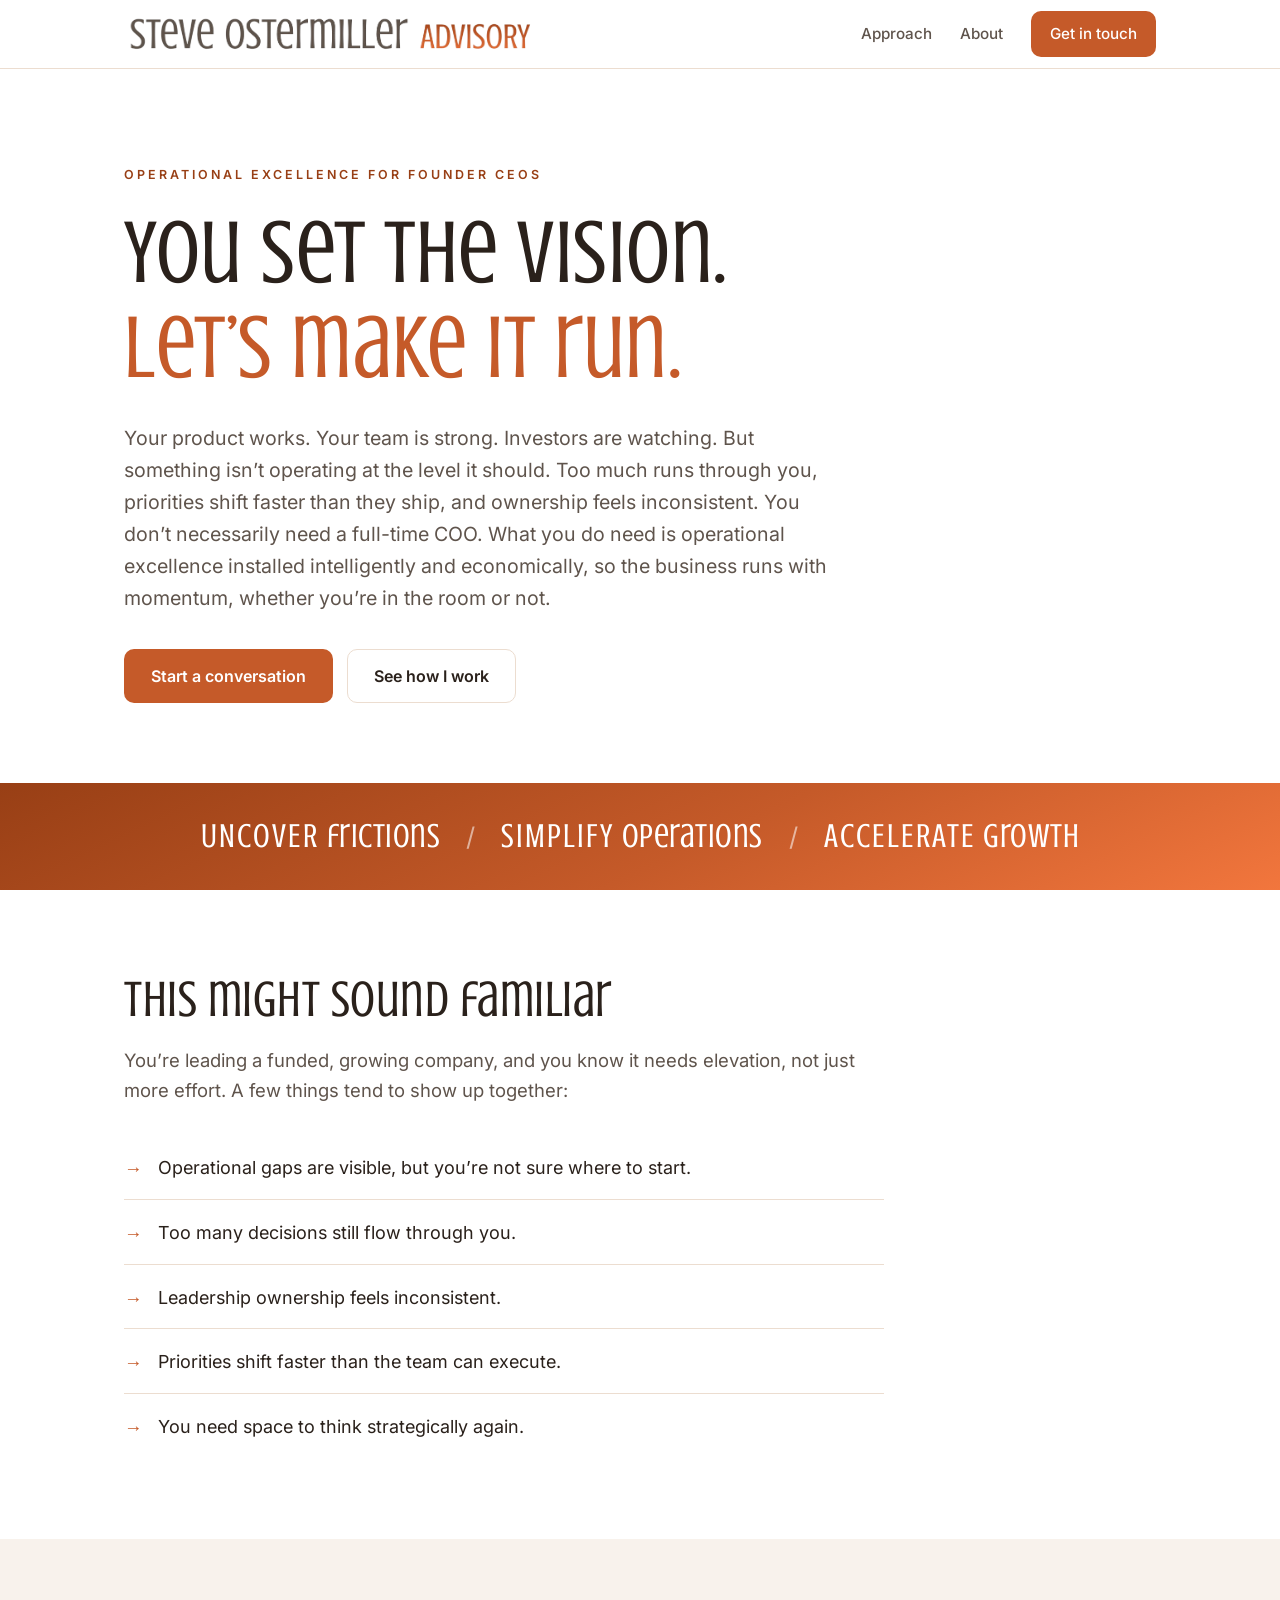
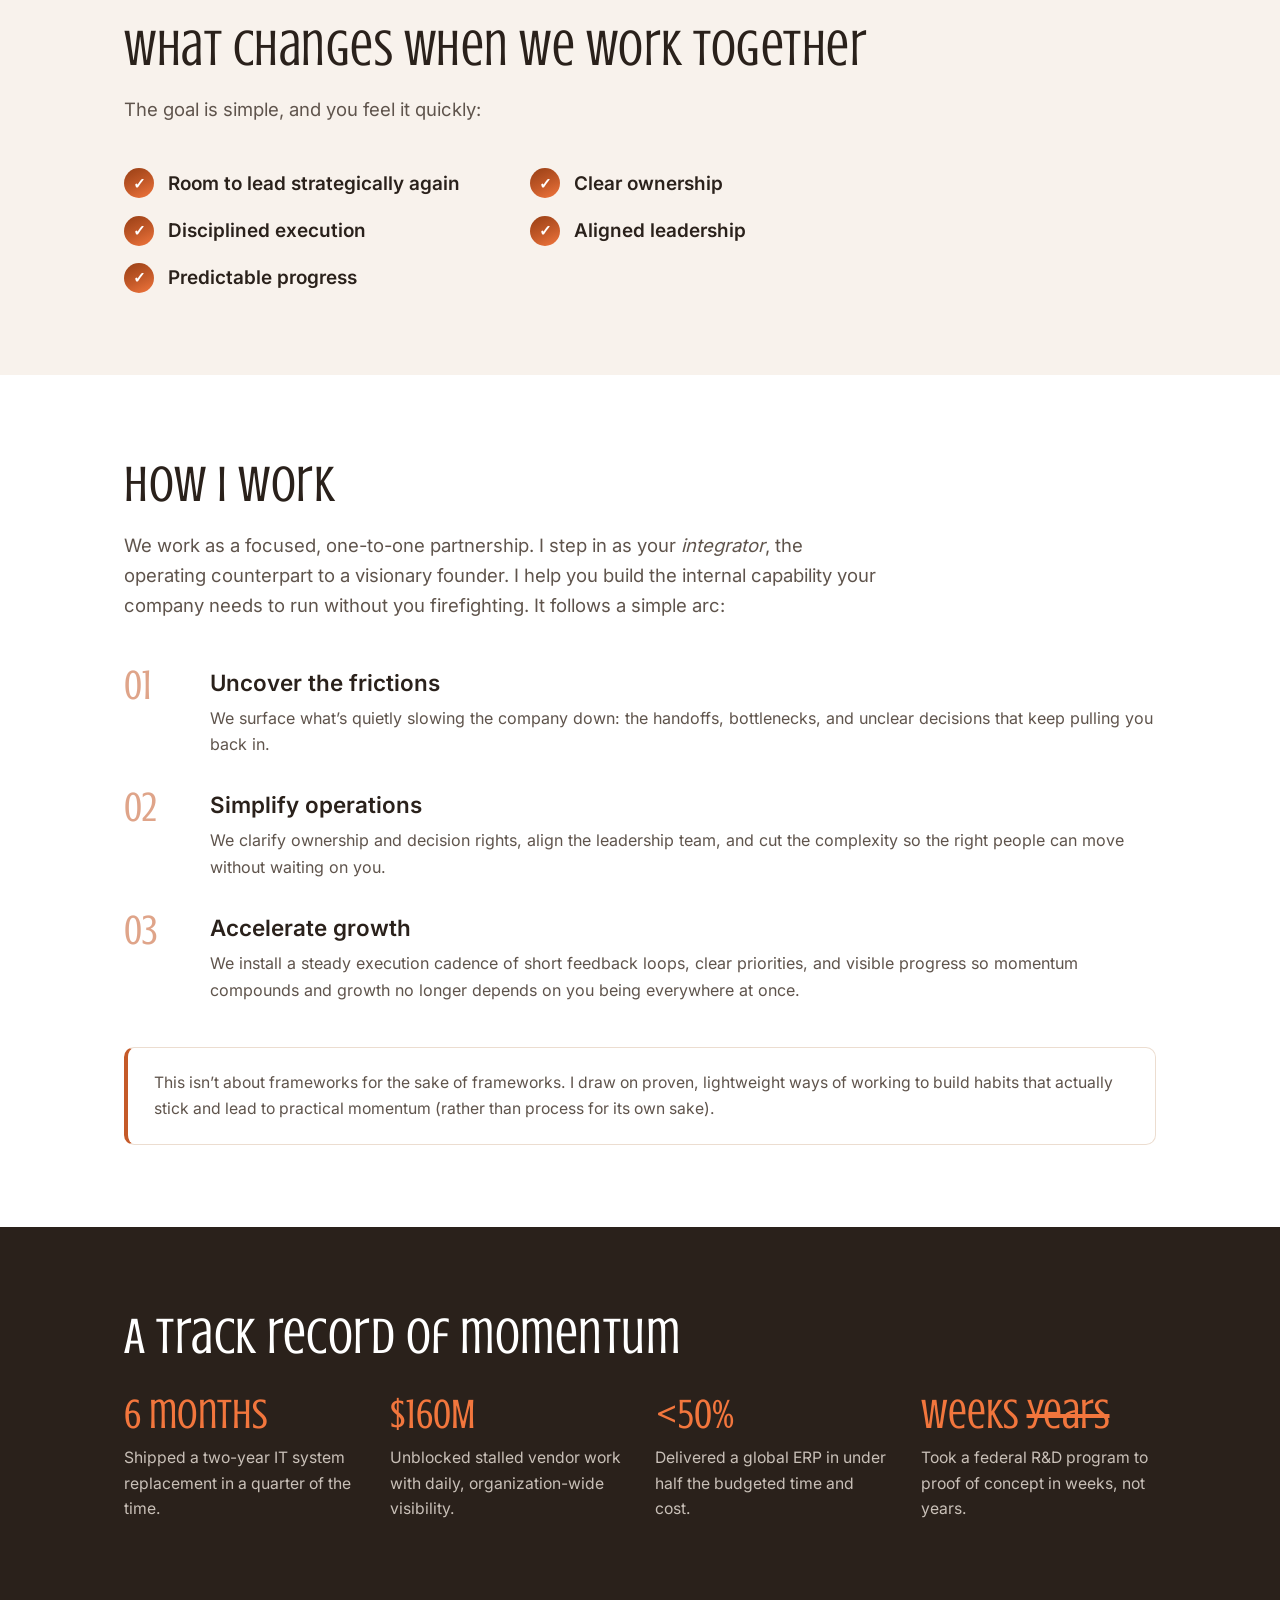
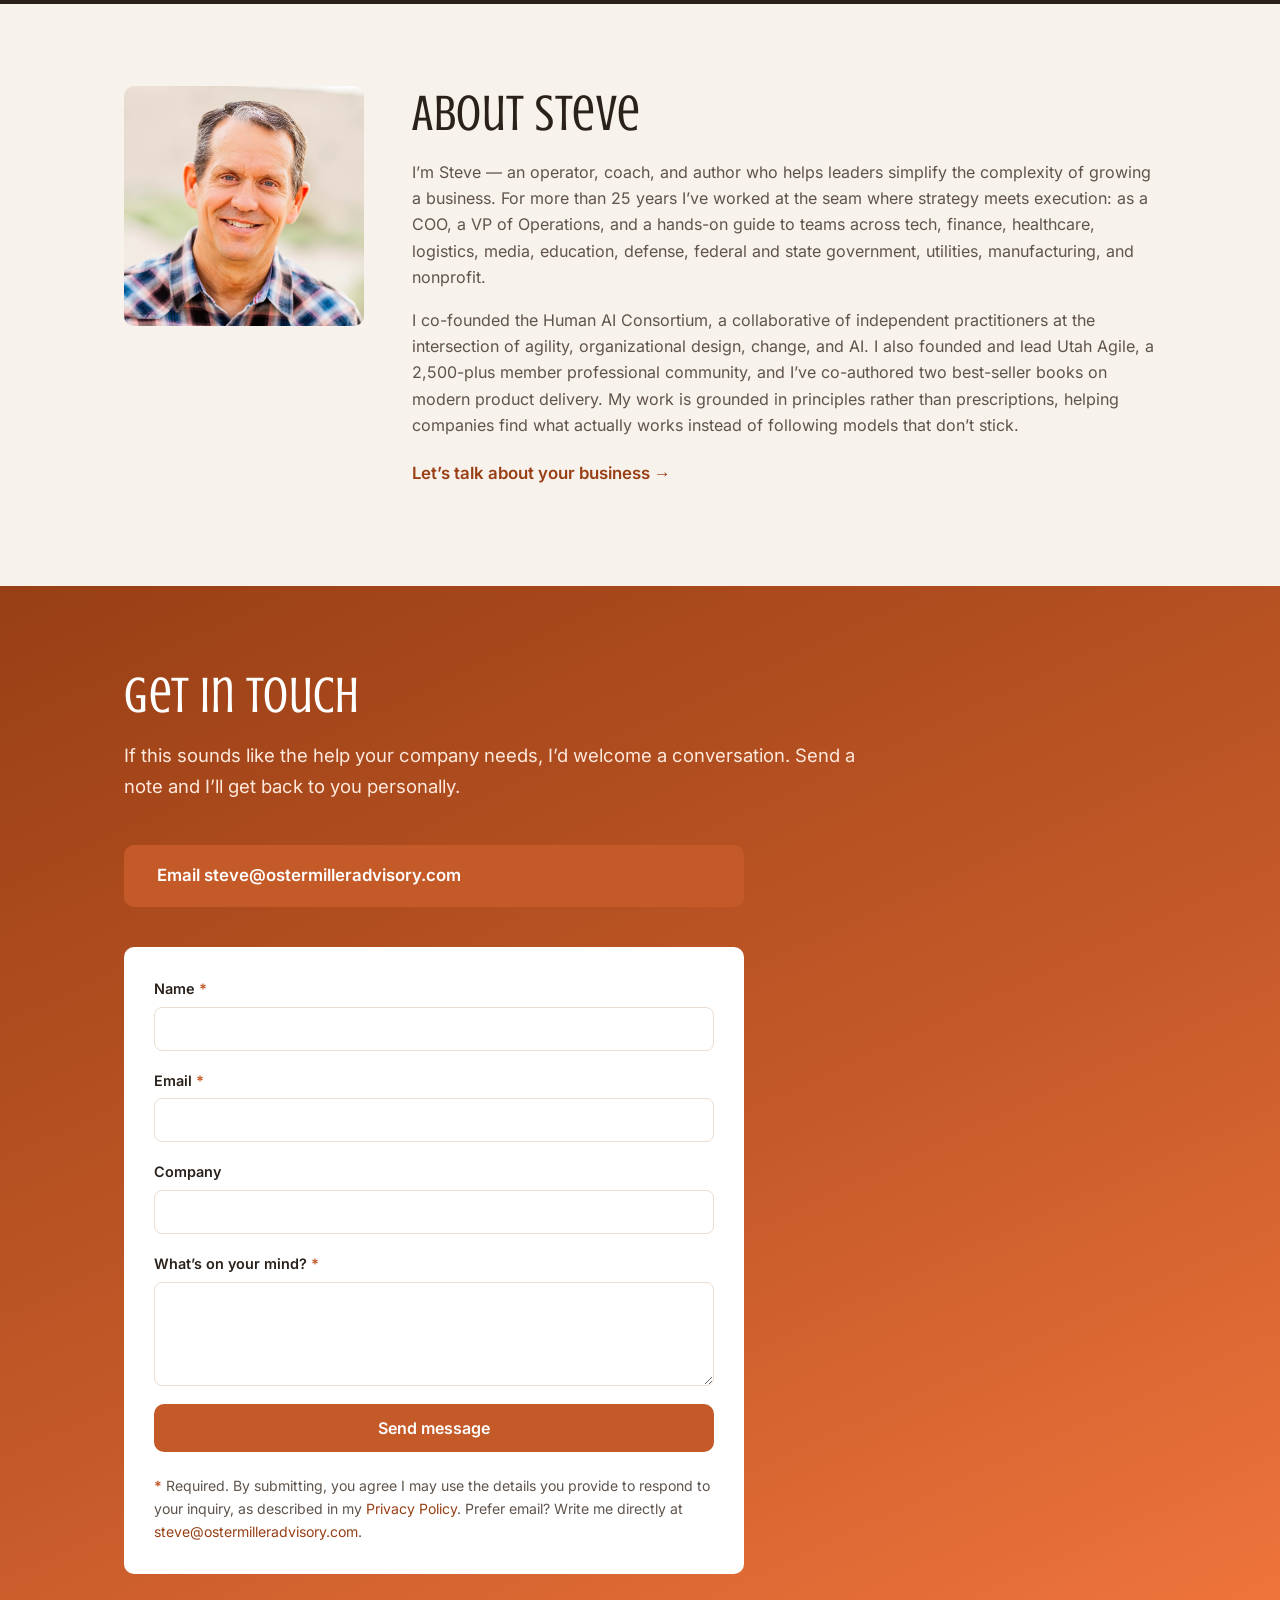
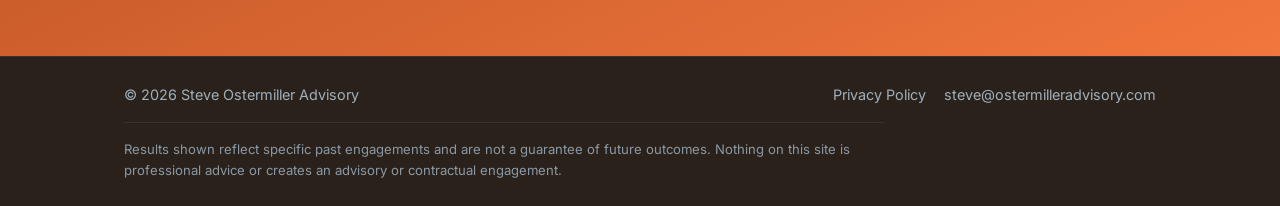
<file: index.html>
<!DOCTYPE html>
<html lang="en">
<head>
  <meta charset="UTF-8">
  <meta name="viewport" content="width=device-width, initial-scale=1.0">
  <title>Steve Ostermiller Advisory — Scale without hiring a full-time COO</title>
  <meta name="description" content="Operational excellence for founder CEOs of funded, growing companies. Steve Ostermiller helps you install clear ownership, disciplined execution, and momentum — without the overhead of a full-time COO.">

  <!-- Open Graph / social preview -->
  <meta property="og:title" content="Steve Ostermiller Advisory">
  <meta property="og:description" content="You set the vision. Let's make it run. Operational excellence for founder CEOs — without hiring a full-time COO.">
  <meta property="og:type" content="website">
  <meta property="og:url" content="https://ostermilleradvisory.com">
  <meta property="og:image" content="https://ostermilleradvisory.com/brand/logo-wordmark_orangebg.png">

  <link rel="icon" type="image/png" href="brand/favicon.png">

  <!-- Fonts ("Crushed" + "Inter") are self-hosted in assets/fonts/ and declared
       via @font-face in style.css — no external font requests, so no visitor
       data is sent to Google. -->

  <!-- Bump ?v= whenever style.css changes, so browsers fetch the new file instead of a cached copy -->
  <link rel="stylesheet" href="assets/css/style.css?v=20260707c">
</head>
<body>

  <!-- ===== Header ===== -->
  <header class="site-header">
    <div class="container header__inner">
      <a class="brand" href="#top" aria-label="Steve Ostermiller Advisory">
        <img class="brand__logo" src="brand/logo-wordmark-whitebg-horiz-nobg.png"
             alt="Steve Ostermiller Advisory" width="991" height="111">
      </a>
      <nav class="nav">
        <a href="#approach">Approach</a>
        <a href="#about">About</a>
        <a class="btn btn--sm btn--primary" href="#contact">Get in touch</a>
      </nav>
    </div>
  </header>

  <!-- ===== Hero ===== -->
  <section class="hero" id="top">
    <div class="container">
      <p class="eyebrow">Operational excellence for founder CEOs</p>
      <h1>You set the vision.<br><span class="accent">Let&rsquo;s make it run.</span></h1>
      <p class="lead">
        Your product works. Your team is strong. Investors are watching. But something
        isn&rsquo;t operating at the level it should. Too much runs through you, priorities
        shift faster than they ship, and ownership feels inconsistent. You don&rsquo;t
        necessarily need a full-time COO. What you do need is operational excellence installed
        intelligently and economically, so the business runs with momentum, whether
        you&rsquo;re in the room or not.
      </p>
      <div class="hero__cta">
        <a class="btn btn--primary" href="#contact">Start a conversation</a>
        <a class="btn btn--ghost" href="#approach">See how I work</a>
      </div>
    </div>
  </section>

  <!-- ===== Tagline band (brand triad) ===== -->
  <section class="tagline-band">
    <div class="container tagline-band__inner">
      <span class="tagline__item"><em>Uncover</em> frictions</span>
      <span class="tagline__sep" aria-hidden="true">/</span>
      <span class="tagline__item"><em>Simplify</em> operations</span>
      <span class="tagline__sep" aria-hidden="true">/</span>
      <span class="tagline__item"><em>Accelerate</em> growth</span>
    </div>
  </section>

  <!-- ===== Signals / who it's for ===== -->
  <section class="section" id="for">
    <div class="container">
      <h2 class="section__title">This might sound familiar</h2>
      <p class="section__intro">
        You&rsquo;re leading a funded, growing company, and you know it needs elevation,
        not just more effort. A few things tend to show up together:
      </p>
      <ul class="signals">
        <li>Operational gaps are visible, but you&rsquo;re not sure where to start.</li>
        <li>Too many decisions still flow through you.</li>
        <li>Leadership ownership feels inconsistent.</li>
        <li>Priorities shift faster than the team can execute.</li>
        <li>You need space to think strategically again.</li>
      </ul>
    </div>
  </section>

  <!-- ===== Outcomes ===== -->
  <section class="section section--muted" id="outcomes">
    <div class="container">
      <h2 class="section__title">What changes when we work together</h2>
      <p class="section__intro">The goal is simple, and you feel it quickly:</p>
      <div class="grid grid--outcomes">
        <div class="outcome"><span class="outcome__mark">&#10003;</span> Room to lead strategically again</div>
        <div class="outcome"><span class="outcome__mark">&#10003;</span> Clear ownership</div>
        <div class="outcome"><span class="outcome__mark">&#10003;</span> Disciplined execution</div>
        <div class="outcome"><span class="outcome__mark">&#10003;</span> Aligned leadership</div>
        <div class="outcome"><span class="outcome__mark">&#10003;</span> Predictable progress</div>
      </div>
    </div>
  </section>

  <!-- ===== Approach ===== -->
  <section class="section" id="approach">
    <div class="container">
      <h2 class="section__title">How I work</h2>
      <p class="section__intro">
        We work as a focused, one-to-one partnership. I step in as your
        <em>integrator</em>, the operating counterpart to a visionary founder. I help you
         build the internal capability your company needs to run without you
        firefighting. It follows a simple arc:
      </p>

      <ol class="steps">
        <li class="step">
          <span class="step__num">01</span>
          <div>
            <h3>Uncover the frictions</h3>
            <p>We surface what&rsquo;s quietly slowing the company down: the handoffs,
               bottlenecks, and unclear decisions that keep pulling you back in.</p>
          </div>
        </li>
        <li class="step">
          <span class="step__num">02</span>
          <div>
            <h3>Simplify operations</h3>
            <p>We clarify ownership and decision rights, align the leadership team, and
               cut the complexity so the right people can move without waiting on you.</p>
          </div>
        </li>
        <li class="step">
          <span class="step__num">03</span>
          <div>
            <h3>Accelerate growth</h3>
            <p>We install a steady execution cadence of short feedback loops, clear
               priorities, and visible progress so momentum compounds and growth no longer
               depends on you being everywhere at once.</p>
          </div>
        </li>
      </ol>

      <aside class="note">
        <p>
          This isn&rsquo;t about frameworks for the sake of frameworks. I draw on proven,
          lightweight ways of working to build habits that actually stick and lead to practical
          momentum (rather than process for its own sake).
        </p>
      </aside>
    </div>
  </section>

  <!-- ===== Proof ===== -->
  <section class="section section--proof">
    <div class="container">
      <h2 class="section__title">A track record of momentum</h2>
      <div class="grid grid--proof">
        <div class="proof">
          <span class="proof__stat">6 months</span>
          <p>Shipped a two-year IT system replacement in a quarter of the time.</p>
        </div>
        <div class="proof">
          <span class="proof__stat">$160M</span>
          <p>Unblocked stalled vendor work with daily, organization-wide visibility.</p>
        </div>
        <div class="proof">
          <span class="proof__stat">&lt;50%</span>
          <p>Delivered a global ERP in under half the budgeted time and cost.</p>
        </div>
        <div class="proof">
          <span class="proof__stat">Weeks <s>years</s></span>
          <p>Took a federal R&amp;D program to proof of concept in weeks, not years.</p>
        </div>
      </div>
    </div>
  </section>

  <!-- ===== About ===== -->
  <section class="section section--muted" id="about">
    <div class="container">
      <div class="about">
        <div class="about__photo">
          <img class="about__img" src="brand/SteveOstermiller.jpeg"
               alt="Steve Ostermiller" width="240" height="240">
        </div>
        <div class="about__body">
          <h2 class="section__title">About Steve</h2>
          <p>
            I&rsquo;m Steve &mdash; an operator, coach, and author who helps leaders simplify the
            complexity of growing a business. For more than 25 years I&rsquo;ve worked at the
            seam where strategy meets execution: as a COO, a VP of Operations, and a
            hands-on guide to teams across tech, finance, healthcare, logistics, media, education, 
            defense, federal and state government, utilities, manufacturing, and nonprofit.
          </p>
          <p>
            I co-founded the Human AI Consortium, a collaborative of independent practitioners 
            at the intersection of agility, organizational design, change, and AI.
            I also founded and lead Utah Agile, a 2,500-plus member professional community,
            and I&rsquo;ve co-authored two best-seller books on modern product delivery. My
            work is grounded in principles rather than prescriptions, helping companies
            find what actually works instead of following models that don&rsquo;t stick.
          </p>
          <p class="about__cta">
            <a class="link-arrow" href="#contact">Let&rsquo;s talk about your business &rarr;</a>
          </p>
        </div>
      </div>
    </div>
  </section>

  <!-- ===== Contact ===== -->
  <section class="section section--contact" id="contact">
    <div class="container">
      <h2 class="section__title">Get in touch</h2>
      <p class="section__intro">
        If this sounds like the help your company needs, I&rsquo;d welcome a conversation.
        Send a note and I&rsquo;ll get back to you personally.
      </p>

      <div class="contact">
        <!-- Primary, zero-setup contact -->
        <a class="btn btn--primary btn--lg" href="mailto:steve@ostermilleradvisory.com">
          Email steve@ostermilleradvisory.com
        </a>

        <!--
          Contact form → Formspree. The `action` posts natively if JavaScript is
          off; the fetch handler at the bottom of the page enhances it to submit
          inline (no page redirect) and show a success/error message.
        -->
        <form id="contact-form" class="contact-form"
              action="https://formspree.io/f/mkolebpv" method="POST">
          <div class="field">
            <label for="name">Name <span class="req" aria-hidden="true">*</span></label>
            <input type="text" id="name" name="name" required>
          </div>
          <div class="field">
            <label for="email">Email <span class="req" aria-hidden="true">*</span></label>
            <input type="email" id="email" name="email" required>
          </div>
          <div class="field">
            <label for="company">Company</label>
            <input type="text" id="company" name="company">
          </div>
          <div class="field">
            <label for="message">What&rsquo;s on your mind? <span class="req" aria-hidden="true">*</span></label>
            <textarea id="message" name="message" rows="4" required></textarea>
          </div>
          <p id="form-status" class="form-status" role="status" aria-live="polite" hidden></p>
          <button class="btn btn--primary" type="submit">Send message</button>
          <p class="form-note"><span class="req" aria-hidden="true">*</span> Required.
            By submitting, you agree I may use the details you provide
            to respond to your inquiry, as described in my
            <a href="privacy.html">Privacy Policy</a>. Prefer email? Write me directly at
            <a href="mailto:steve@ostermilleradvisory.com">steve@ostermilleradvisory.com</a>.</p>
        </form>
      </div>
    </div>
  </section>

  <!-- ===== Footer ===== -->
  <footer class="site-footer">
    <div class="container">
      <div class="footer__inner">
        <span>&copy; <span id="year"></span> Steve Ostermiller Advisory</span>
        <span class="footer__links">
          <a href="privacy.html">Privacy Policy</a>
          <a href="mailto:steve@ostermilleradvisory.com">steve@ostermilleradvisory.com</a>
        </span>
      </div>
      <p class="footer__disclaimer">
        Results shown reflect specific past engagements and are not a guarantee of future
        outcomes. Nothing on this site is professional advice or creates an advisory or
        contractual engagement.
      </p>
    </div>
  </footer>

  <script>
    document.getElementById('year').textContent = new Date().getFullYear();

    // Progressive-enhancement AJAX submit for the contact form (Formspree JSON API).
    // If JS is unavailable, the form's action/method still post natively.
    (function () {
      var form = document.getElementById('contact-form');
      if (!form) return;
      var status = document.getElementById('form-status');
      var btn = form.querySelector('button[type="submit"]');
      var mailto = 'steve@ostermilleradvisory.com';

      function showStatus(kind, msg) {
        status.hidden = false;
        status.className = 'form-status form-status--' + kind;
        status.textContent = msg;
      }

      form.addEventListener('submit', function (e) {
        e.preventDefault();
        btn.disabled = true;
        var label = btn.textContent;
        btn.textContent = 'Sending…';

        fetch(form.action, {
          method: 'POST',
          body: new FormData(form),
          headers: { 'Accept': 'application/json' }
        }).then(function (res) {
          if (res.ok) {
            // Keep the form in place; confirm inline above the button and
            // lock the button so it can't be resubmitted.
            showStatus('ok', "Thanks — your message has been sent. I'll get back to you personally, usually within a day or two.");
            btn.textContent = 'Message Sent';
            btn.disabled = true;
          } else {
            return res.json().then(function (data) {
              var msg = (data && data.errors)
                ? data.errors.map(function (er) { return er.message; }).join(', ')
                : 'Something went wrong. Please email me directly at ' + mailto + '.';
              showStatus('err', msg);
              btn.disabled = false;
              btn.textContent = label;
            });
          }
        }).catch(function () {
          showStatus('err', 'Network error — please email me directly at ' + mailto + '.');
          btn.disabled = false;
          btn.textContent = label;
        });
      });
    })();
  </script>
</body>
</html>
</file>
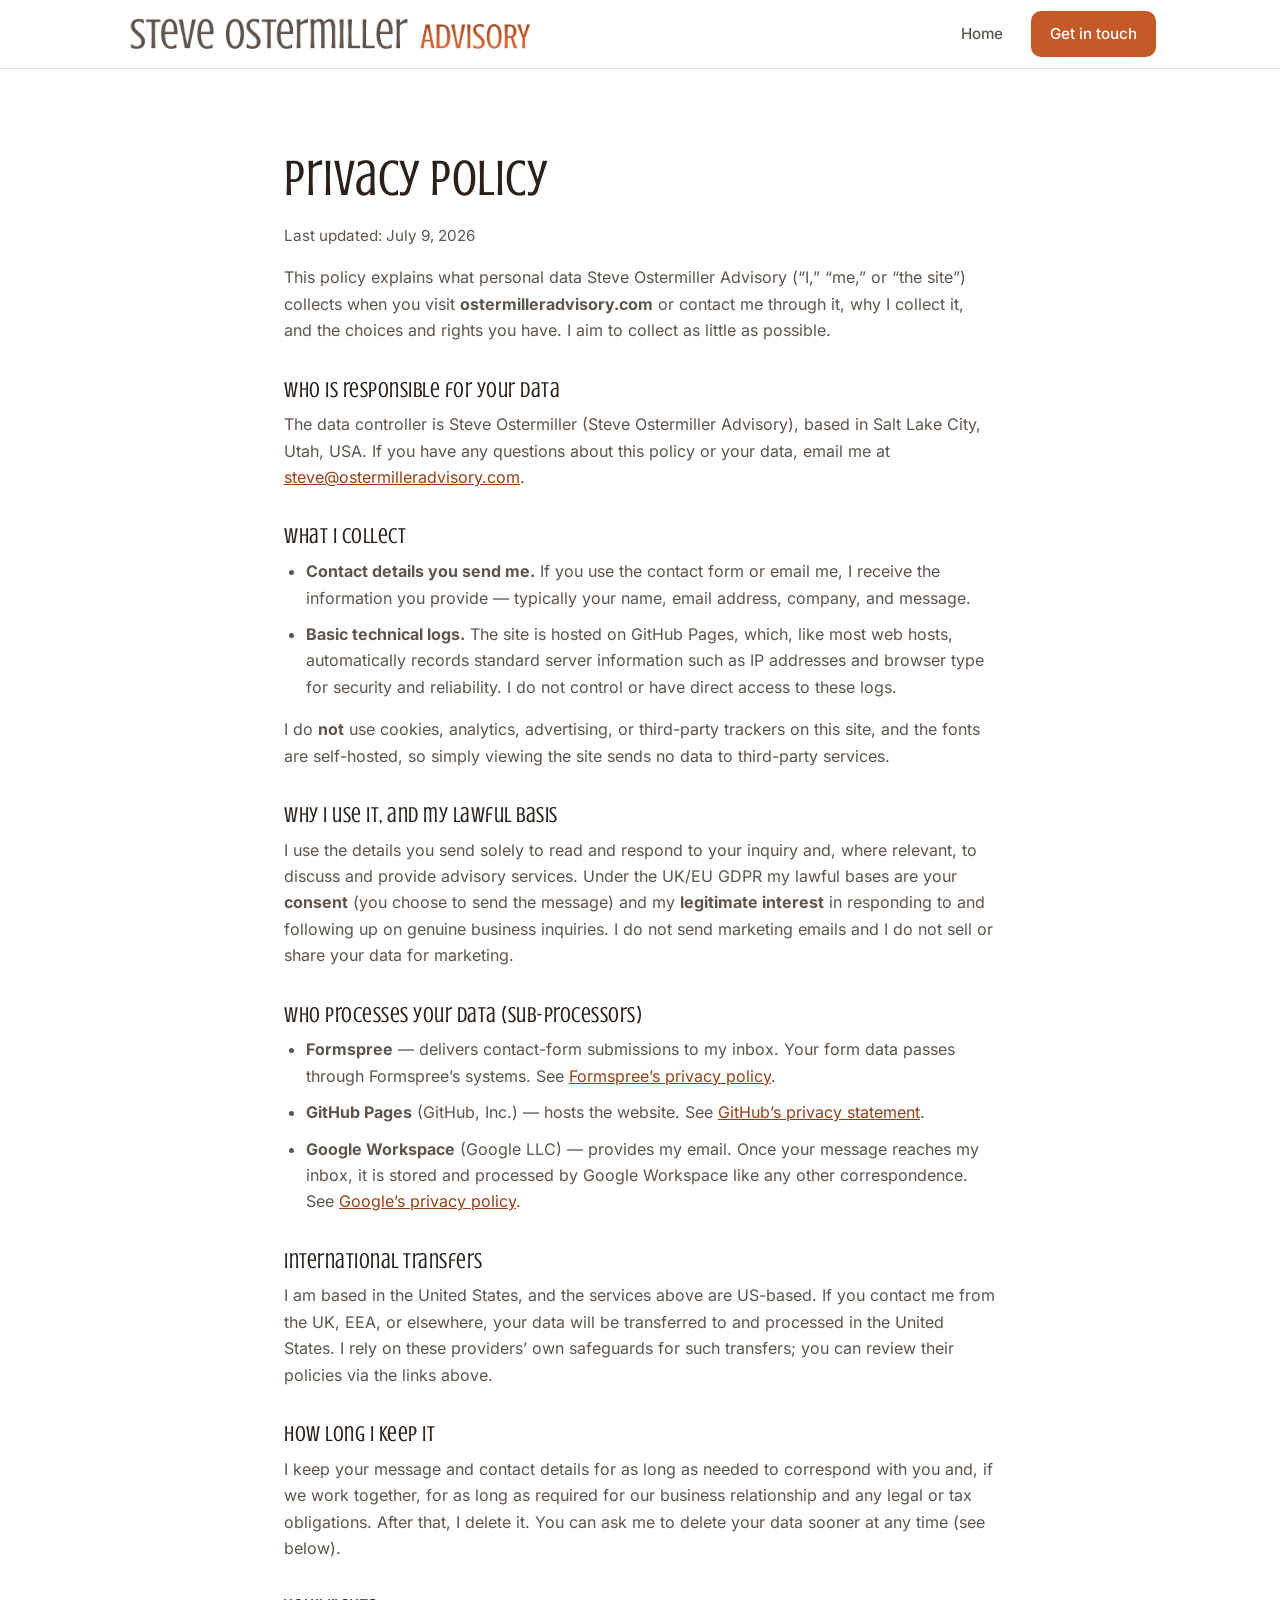
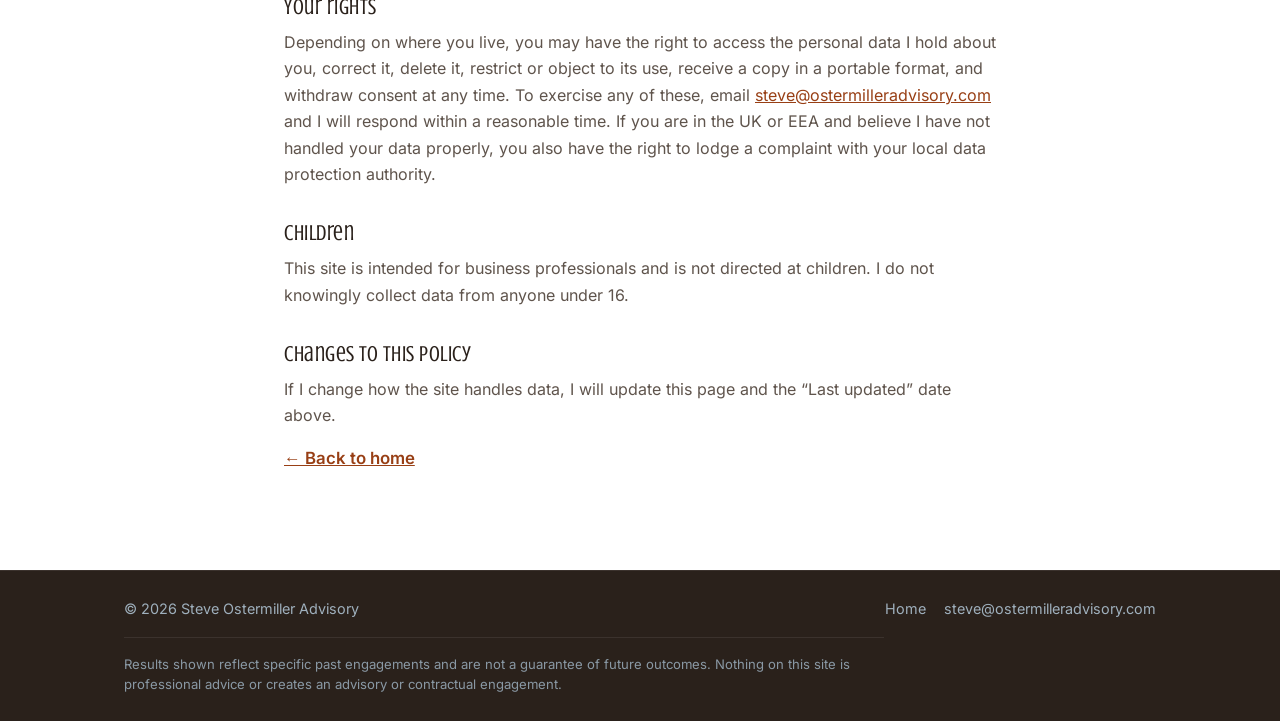
<file: privacy.html>
<!DOCTYPE html>
<html lang="en">
<head>
  <meta charset="UTF-8">
  <meta name="viewport" content="width=device-width, initial-scale=1.0">
  <title>Privacy Policy — Steve Ostermiller Advisory</title>
  <meta name="description" content="How Steve Ostermiller Advisory collects, uses, and protects your personal data.">
  <meta name="robots" content="index, follow">

  <link rel="icon" type="image/png" href="brand/favicon.png">
  <link rel="stylesheet" href="assets/css/style.css?v=20260707c">

  <!--
    NOTE: This policy is a good-faith, plain-English template tailored to how
    this site actually works. It is not legal advice. Have it reviewed by a
    qualified professional before relying on it — especially for EU/UK (GDPR)
    obligations. Update the "Last updated" date whenever the policy changes.
  -->
</head>
<body>

  <!-- ===== Header ===== -->
  <header class="site-header">
    <div class="container header__inner">
      <a class="brand" href="index.html" aria-label="Steve Ostermiller Advisory">
        <img class="brand__logo" src="brand/logo-wordmark-whitebg-horiz-nobg.png"
             alt="Steve Ostermiller Advisory" width="991" height="111">
      </a>
      <nav class="nav">
        <a href="index.html">Home</a>
        <a class="btn btn--sm btn--primary" href="index.html#contact">Get in touch</a>
      </nav>
    </div>
  </header>

  <!-- ===== Policy ===== -->
  <section class="section">
    <div class="container legal">
      <h1 class="section__title">Privacy Policy</h1>
      <p class="legal__updated">Last updated: July 9, 2026</p>

      <p>
        This policy explains what personal data Steve Ostermiller Advisory
        (&ldquo;I,&rdquo; &ldquo;me,&rdquo; or &ldquo;the site&rdquo;) collects when you visit
        <strong>ostermilleradvisory.com</strong> or contact me through it, why I collect
        it, and the choices and rights you have. I aim to collect as little as possible.
      </p>

      <h2>Who is responsible for your data</h2>
      <p>
        The data controller is Steve Ostermiller (Steve Ostermiller Advisory), based in
        Salt Lake City, Utah, USA. If you have any questions about this policy or your
        data, email me at
        <a href="mailto:steve@ostermilleradvisory.com">steve@ostermilleradvisory.com</a>.
      </p>

      <h2>What I collect</h2>
      <ul>
        <li>
          <strong>Contact details you send me.</strong> If you use the contact form or
          email me, I receive the information you provide &mdash; typically your name,
          email address, company, and message.
        </li>
        <li>
          <strong>Basic technical logs.</strong> The site is hosted on GitHub Pages,
          which, like most web hosts, automatically records standard server information
          such as IP addresses and browser type for security and reliability. I do not
          control or have direct access to these logs.
        </li>
      </ul>
      <p>
        I do <strong>not</strong> use cookies, analytics, advertising, or third-party
        trackers on this site, and the fonts are self-hosted, so simply viewing the site
        sends no data to third-party services.
      </p>

      <h2>Why I use it, and my lawful basis</h2>
      <p>
        I use the details you send solely to read and respond to your inquiry and, where
        relevant, to discuss and provide advisory services. Under the UK/EU GDPR my
        lawful bases are your <strong>consent</strong> (you choose to send the message)
        and my <strong>legitimate interest</strong> in responding to and following up on
        genuine business inquiries. I do not send marketing emails and I do not sell or
        share your data for marketing.
      </p>

      <h2>Who processes your data (sub-processors)</h2>
      <ul>
        <li>
          <strong>Formspree</strong> &mdash; delivers contact-form submissions to my
          inbox. Your form data passes through Formspree&rsquo;s systems.
          See <a href="https://formspree.io/legal/privacy-policy/" rel="noopener" target="_blank">Formspree&rsquo;s privacy policy</a>.
        </li>
        <li>
          <strong>GitHub Pages</strong> (GitHub, Inc.) &mdash; hosts the website.
          See <a href="https://docs.github.com/site-policy/privacy-policies/github-general-privacy-statement" rel="noopener" target="_blank">GitHub&rsquo;s privacy statement</a>.
        </li>
        <li>
          <strong>Google Workspace</strong> (Google LLC) &mdash; provides my email. Once
          your message reaches my inbox, it is stored and processed by Google Workspace
          like any other correspondence.
          See <a href="https://policies.google.com/privacy" rel="noopener" target="_blank">Google&rsquo;s privacy policy</a>.
        </li>
      </ul>

      <h2>International transfers</h2>
      <p>
        I am based in the United States, and the services above are US-based. If you
        contact me from the UK, EEA, or elsewhere, your data will be transferred to and
        processed in the United States. I rely on these providers&rsquo; own safeguards
        for such transfers; you can review their policies via the links above.
      </p>

      <h2>How long I keep it</h2>
      <p>
        I keep your message and contact details for as long as needed to correspond with
        you and, if we work together, for as long as required for our business
        relationship and any legal or tax obligations. After that, I delete it. You can
        ask me to delete your data sooner at any time (see below).
      </p>

      <h2>Your rights</h2>
      <p>
        Depending on where you live, you may have the right to access the personal data I
        hold about you, correct it, delete it, restrict or object to its use, receive a
        copy in a portable format, and withdraw consent at any time. To exercise any of
        these, email
        <a href="mailto:steve@ostermilleradvisory.com">steve@ostermilleradvisory.com</a>
        and I will respond within a reasonable time. If you are in the UK or EEA and
        believe I have not handled your data properly, you also have the right to lodge a
        complaint with your local data protection authority.
      </p>

      <h2>Children</h2>
      <p>
        This site is intended for business professionals and is not directed at children.
        I do not knowingly collect data from anyone under 16.
      </p>

      <h2>Changes to this policy</h2>
      <p>
        If I change how the site handles data, I will update this page and the
        &ldquo;Last updated&rdquo; date above.
      </p>

      <p class="legal__back"><a class="link-arrow" href="index.html">&larr; Back to home</a></p>
    </div>
  </section>

  <!-- ===== Footer ===== -->
  <footer class="site-footer">
    <div class="container">
      <div class="footer__inner">
        <span>&copy; <span id="year"></span> Steve Ostermiller Advisory</span>
        <span class="footer__links">
          <a href="index.html">Home</a>
          <a href="mailto:steve@ostermilleradvisory.com">steve@ostermilleradvisory.com</a>
        </span>
      </div>
      <p class="footer__disclaimer">
        Results shown reflect specific past engagements and are not a guarantee of future
        outcomes. Nothing on this site is professional advice or creates an advisory or
        contractual engagement.
      </p>
    </div>
  </footer>

  <script>
    document.getElementById('year').textContent = new Date().getFullYear();
  </script>
</body>
</html>
</file>
<file: assets/css/style.css>
/* =========================================================
   Self-hosted fonts (no external requests → no visitor data sent
   to Google; see privacy policy). Files live in assets/fonts/.
   ========================================================= */
@font-face {
  font-family: 'Crushed';
  font-style: normal; font-weight: 400; font-display: swap;
  src: url('../fonts/crushed-400-latin-ext.woff2') format('woff2');
  unicode-range: U+0100-02BA, U+02BD-02C5, U+02C7-02CC, U+02CE-02D7, U+02DD-02FF, U+0304, U+0308, U+0329, U+1D00-1DBF, U+1E00-1E9F, U+1EF2-1EFF, U+2020, U+20A0-20AB, U+20AD-20C0, U+2113, U+2C60-2C7F, U+A720-A7FF;
}
@font-face {
  font-family: 'Crushed';
  font-style: normal; font-weight: 400; font-display: swap;
  src: url('../fonts/crushed-400-latin.woff2') format('woff2');
  unicode-range: U+0000-00FF, U+0131, U+0152-0153, U+02BB-02BC, U+02C6, U+02DA, U+02DC, U+0304, U+0308, U+0329, U+2000-206F, U+20AC, U+2122, U+2191, U+2193, U+2212, U+2215, U+FEFF, U+FFFD;
}
@font-face {
  font-family: 'Inter';
  font-style: normal; font-weight: 400; font-display: swap;
  src: url('../fonts/inter-400-latin-ext.woff2') format('woff2');
  unicode-range: U+0100-02BA, U+02BD-02C5, U+02C7-02CC, U+02CE-02D7, U+02DD-02FF, U+0304, U+0308, U+0329, U+1D00-1DBF, U+1E00-1E9F, U+1EF2-1EFF, U+2020, U+20A0-20AB, U+20AD-20C0, U+2113, U+2C60-2C7F, U+A720-A7FF;
}
@font-face {
  font-family: 'Inter';
  font-style: normal; font-weight: 400; font-display: swap;
  src: url('../fonts/inter-400-latin.woff2') format('woff2');
  unicode-range: U+0000-00FF, U+0131, U+0152-0153, U+02BB-02BC, U+02C6, U+02DA, U+02DC, U+0304, U+0308, U+0329, U+2000-206F, U+20AC, U+2122, U+2191, U+2193, U+2212, U+2215, U+FEFF, U+FFFD;
}
@font-face {
  font-family: 'Inter';
  font-style: normal; font-weight: 500; font-display: swap;
  src: url('../fonts/inter-500-latin-ext.woff2') format('woff2');
  unicode-range: U+0100-02BA, U+02BD-02C5, U+02C7-02CC, U+02CE-02D7, U+02DD-02FF, U+0304, U+0308, U+0329, U+1D00-1DBF, U+1E00-1E9F, U+1EF2-1EFF, U+2020, U+20A0-20AB, U+20AD-20C0, U+2113, U+2C60-2C7F, U+A720-A7FF;
}
@font-face {
  font-family: 'Inter';
  font-style: normal; font-weight: 500; font-display: swap;
  src: url('../fonts/inter-500-latin.woff2') format('woff2');
  unicode-range: U+0000-00FF, U+0131, U+0152-0153, U+02BB-02BC, U+02C6, U+02DA, U+02DC, U+0304, U+0308, U+0329, U+2000-206F, U+20AC, U+2122, U+2191, U+2193, U+2212, U+2215, U+FEFF, U+FFFD;
}
@font-face {
  font-family: 'Inter';
  font-style: normal; font-weight: 600; font-display: swap;
  src: url('../fonts/inter-600-latin-ext.woff2') format('woff2');
  unicode-range: U+0100-02BA, U+02BD-02C5, U+02C7-02CC, U+02CE-02D7, U+02DD-02FF, U+0304, U+0308, U+0329, U+1D00-1DBF, U+1E00-1E9F, U+1EF2-1EFF, U+2020, U+20A0-20AB, U+20AD-20C0, U+2113, U+2C60-2C7F, U+A720-A7FF;
}
@font-face {
  font-family: 'Inter';
  font-style: normal; font-weight: 600; font-display: swap;
  src: url('../fonts/inter-600-latin.woff2') format('woff2');
  unicode-range: U+0000-00FF, U+0131, U+0152-0153, U+02BB-02BC, U+02C6, U+02DA, U+02DC, U+0304, U+0308, U+0329, U+2000-206F, U+20AC, U+2122, U+2191, U+2193, U+2212, U+2215, U+FEFF, U+FFFD;
}
@font-face {
  font-family: 'Inter';
  font-style: normal; font-weight: 700; font-display: swap;
  src: url('../fonts/inter-700-latin-ext.woff2') format('woff2');
  unicode-range: U+0100-02BA, U+02BD-02C5, U+02C7-02CC, U+02CE-02D7, U+02DD-02FF, U+0304, U+0308, U+0329, U+1D00-1DBF, U+1E00-1E9F, U+1EF2-1EFF, U+2020, U+20A0-20AB, U+20AD-20C0, U+2113, U+2C60-2C7F, U+A720-A7FF;
}
@font-face {
  font-family: 'Inter';
  font-style: normal; font-weight: 700; font-display: swap;
  src: url('../fonts/inter-700-latin.woff2') format('woff2');
  unicode-range: U+0000-00FF, U+0131, U+0152-0153, U+02BB-02BC, U+02C6, U+02DA, U+02DC, U+0304, U+0308, U+0329, U+2000-206F, U+20AC, U+2122, U+2191, U+2193, U+2212, U+2215, U+FEFF, U+FFFD;
}

/* =========================================================
   Steve Ostermiller Advisory — brand tokens
   ========================================================= */
:root {
  /* Brand colors — sampled directly from the SOa logo gradient */
  --brand-1:        #983f15;   /* deep rust (top of gradient) */
  --brand-2:        #f2763d;   /* warm orange (bottom of gradient) */
  --brand-grad:     linear-gradient(155deg, #983f15 0%, #c55a29 55%, #f2763d 100%);

  --color-ink:      #2a211b;   /* warm near-black — primary text */
  --color-ink-2:    #5f544c;   /* secondary text */
  --color-accent:   #c55a29;   /* brand orange — CTAs / highlights */
  --color-accent-d: #983f15;   /* accent hover / deep rust */
  --color-bg:       #ffffff;   /* page background */
  --color-muted:    #f8f2ec;   /* warm off-white section background */
  --color-line:     #ecddd0;   /* hairline borders */

  /* Type — "Crushed" is the brand display face; Inter for readable body/detail */
  --font-display: "Crushed", Georgia, "Times New Roman", serif;
  --font-body: "Inter", -apple-system, BlinkMacSystemFont, "Segoe UI", Helvetica, Arial, sans-serif;

  /* Layout */
  --maxw: 1080px;
  --radius: 10px;
}

/* ===== Base ===== */
* { box-sizing: border-box; }
html { scroll-behavior: smooth; }
body {
  margin: 0;
  font-family: var(--font-body);
  color: var(--color-ink);
  background: var(--color-bg);
  line-height: 1.65;
  -webkit-font-smoothing: antialiased;
}
.container { width: 100%; max-width: var(--maxw); margin: 0 auto; padding: 0 24px; }

/* Crushed is a tall, condensed display face — big sizes + a touch of tracking read best */
h1, h2 { font-family: var(--font-display); font-weight: 400; line-height: 1.06; letter-spacing: .5px; color: var(--color-ink); }
h3 { font-family: var(--font-body); font-weight: 600; line-height: 1.25; color: var(--color-ink); }
a { color: var(--color-accent-d); text-decoration: none; }
a:hover { text-decoration: underline; }

/* ===== Header ===== */
.site-header {
  position: sticky; top: 0; z-index: 20;
  background: rgba(255,255,255,0.92);
  backdrop-filter: saturate(150%) blur(8px);
  border-bottom: 1px solid var(--color-line);
}
.header__inner { display: flex; align-items: center; justify-content: space-between; height: 68px; }
.brand { display: flex; align-items: center; flex-shrink: 0; }
.brand:hover { text-decoration: none; }
.brand__logo { display: block; height: 46px; width: auto; }
.nav { display: flex; align-items: center; gap: 28px; }
.nav a { color: var(--color-ink-2); font-size: .95rem; font-weight: 500; }
.nav a:hover { color: var(--color-ink); text-decoration: none; }
.nav .btn { color: #fff; }

/* ===== Buttons ===== */
.btn {
  display: inline-block; cursor: pointer;
  font-family: var(--font-body); font-weight: 600; font-size: 1rem;
  padding: 13px 26px; border-radius: var(--radius);
  border: 1.5px solid transparent; transition: all .15s ease;
  white-space: nowrap;
}
.btn:hover { text-decoration: none; transform: translateY(-1px); }
.btn--primary { background: var(--color-accent); color: #fff; }
.btn--primary:hover { background: var(--color-accent-d); color: #fff; }
.btn--ghost { background: transparent; color: var(--color-ink); border-color: var(--color-line); }
.btn--ghost:hover { border-color: var(--color-ink); }
.btn--sm { padding: 9px 18px; font-size: .9rem; }
.btn--lg { padding: 16px 32px; font-size: 1.05rem; }

/* ===== Hero ===== */
.hero { padding: 96px 0 80px; }
.eyebrow {
  text-transform: uppercase; letter-spacing: 3px; font-size: .78rem;
  font-weight: 600; color: var(--color-accent-d); margin: 0 0 20px;
}
.hero h1 { font-size: clamp(3.2rem, 8vw, 5.6rem); margin: 0 0 26px; }
.hero h1 .accent { color: var(--color-accent); }

/* ===== Tagline band (brand triad) ===== */
.tagline-band { background: var(--brand-grad); }
.tagline-band__inner {
  display: flex; align-items: center; justify-content: center;
  flex-wrap: wrap; gap: 10px 26px; padding: 26px 24px;
}
.tagline__item {
  font-family: var(--font-display); color: #fff;
  font-size: clamp(1.4rem, 3.2vw, 2.1rem); letter-spacing: .5px;
}
.tagline__item em { font-style: normal; text-transform: uppercase; letter-spacing: 2px; }
.tagline__sep { color: rgba(255,255,255,0.55); font-size: 1.6rem; font-weight: 300; }
.lead { font-size: 1.22rem; color: var(--color-ink-2); max-width: 720px; margin: 0 0 34px; }
.hero__cta { display: flex; gap: 14px; flex-wrap: wrap; }

/* ===== Sections ===== */
.section, .hero { scroll-margin-top: 80px; }
.section { padding: 82px 0; }
.section--muted { background: var(--color-muted); }
.section__title { font-size: clamp(2.2rem, 5vw, 3.2rem); margin: 0 0 18px; }
.section__intro { font-size: 1.15rem; color: var(--color-ink-2); max-width: 760px; margin: 0 0 44px; }

/* ===== Grids / cards ===== */
.grid { display: grid; gap: 24px; }
.grid--2 { grid-template-columns: repeat(2, 1fr); }
.grid--3 { grid-template-columns: repeat(3, 1fr); }

.card {
  background: #fff; border: 1px solid var(--color-line);
  border-radius: var(--radius); padding: 30px 28px;
}
.card h3 { font-size: 1.2rem; margin: 0 0 12px; }
.card p { margin: 0; color: var(--color-ink-2); }

/* ===== Signals list ===== */
.signals { list-style: none; margin: 0; padding: 0; display: grid; gap: 14px; max-width: 760px; }
.signals li {
  position: relative; padding: 4px 0 4px 34px;
  font-size: 1.12rem; color: var(--color-ink); border-bottom: 1px solid var(--color-line);
  padding-bottom: 16px;
}
.signals li:last-child { border-bottom: 0; }
.signals li::before {
  content: "\2192"; position: absolute; left: 0; top: 4px;
  color: var(--color-accent); font-weight: 700; font-size: 1.15rem;
}

/* ===== Outcomes ===== */
.grid--outcomes { grid-template-columns: repeat(2, 1fr); gap: 16px 32px; max-width: 780px; }
.outcome {
  display: flex; align-items: center; gap: 14px;
  font-size: 1.18rem; font-weight: 600; color: var(--color-ink);
}
.outcome__mark {
  flex: none; width: 30px; height: 30px; border-radius: 50%;
  background: var(--brand-grad); color: #fff;
  display: inline-flex; align-items: center; justify-content: center; font-size: .95rem;
}

/* ===== Steps ===== */
.steps { list-style: none; margin: 0; padding: 0; display: grid; gap: 30px; counter-reset: step; }
.step { display: grid; grid-template-columns: 64px 1fr; gap: 22px; align-items: start; }
.step__num {
  font-family: var(--font-display); font-size: 2.6rem; line-height: 1;
  color: var(--color-accent); opacity: .55;
}
.step h3 { font-size: 1.4rem; margin: 4px 0 8px; }
.step p { margin: 0; color: var(--color-ink-2); }

/* ===== Proof band ===== */
.section--proof { background: var(--color-ink); }
.section--proof .section__title { color: #fff; }
.grid--proof { grid-template-columns: repeat(4, 1fr); gap: 30px; margin-top: 30px; }
.proof__stat {
  display: block; font-family: var(--font-display); font-size: 2.6rem;
  color: var(--brand-2); line-height: 1.05; margin-bottom: 8px;
}
.proof p { margin: 0; color: #c9c0b8; font-size: .98rem; }

.feature { padding: 6px 0; }
.feature h3 {
  font-size: 1.35rem; margin: 0 0 10px; padding-left: 18px;
  border-left: 3px solid var(--color-accent);
}
.feature p { margin: 0 0 0 18px; color: var(--color-ink-2); }

/* ===== Note / disclaimer ===== */
.note {
  margin-top: 44px; padding: 22px 26px;
  background: #fff; border: 1px solid var(--color-line);
  border-left: 4px solid var(--color-accent); border-radius: var(--radius);
}
.note p { margin: 0; color: var(--color-ink-2); font-size: .98rem; }

/* ===== About ===== */
.about { display: grid; grid-template-columns: 240px 1fr; gap: 48px; align-items: start; }
.about__img {
  width: 240px; height: 240px; border-radius: var(--radius);
  object-fit: cover; display: block;
}
.about__photo-placeholder {
  width: 240px; height: 240px; border-radius: var(--radius);
  background: var(--brand-grad); color: #fff;
  display: flex; align-items: center; justify-content: center;
  font-family: var(--font-display); font-size: 4rem; letter-spacing: 2px;
}
.about__body p { color: var(--color-ink-2); }
.about__cta { margin-top: 22px; }
.link-arrow { font-weight: 600; font-size: 1.05rem; }

/* ===== Contact ===== */
.section--contact { background: var(--brand-grad); }
.section--contact .section__title { color: #fff; }
.section--contact .section__intro { color: #ffe9dc; }
.contact { display: grid; gap: 40px; max-width: 620px; }
.contact-form {
  background: #fff; padding: 30px; border-radius: var(--radius);
  display: grid; gap: 18px;
}
.field { display: grid; gap: 6px; }
.field label { font-weight: 600; font-size: .9rem; color: var(--color-ink); }
.field input, .field textarea {
  font-family: var(--font-body); font-size: 1rem;
  padding: 11px 14px; border: 1px solid var(--color-line);
  border-radius: 8px; background: #fff; color: var(--color-ink);
}
.field input:focus, .field textarea:focus {
  outline: none; border-color: var(--color-accent);
  box-shadow: 0 0 0 3px rgba(185,118,47,0.15);
}
.form-note { margin: 4px 0 0; font-size: .88rem; color: var(--color-ink-2); }
.req { color: var(--color-accent); font-weight: 700; }
/* Inline status message inside the white form card */
.form-status { margin: 0; font-size: 1rem; line-height: 1.5; border-radius: 8px; }
.form-status--ok {
  color: #285f3a; background: #edf7ee;
  border: 1px solid #bfe0c6; padding: 16px 18px;
}
.form-status--err {
  color: #8a2b21; background: #fdecea;
  border-left: 4px solid #c0392b; padding: 14px 16px;
}

/* ===== Footer ===== */
.site-footer { background: var(--color-ink); border-top: 1px solid rgba(255,255,255,0.08); padding: 26px 0; }
.footer__inner { display: flex; justify-content: space-between; align-items: center; flex-wrap: wrap; gap: 10px; }
.site-footer, .site-footer a { color: #9fb0bd; font-size: .9rem; }
.site-footer a:hover { color: #fff; }
.footer__links { display: flex; gap: 18px; align-items: center; flex-wrap: wrap; }
.footer__disclaimer {
  margin: 16px 0 0; padding-top: 16px;
  border-top: 1px solid rgba(255,255,255,0.08);
  max-width: 760px; font-size: .82rem; line-height: 1.55; color: #8a99a5;
}

/* ===== Legal / long-form pages ===== */
.legal { max-width: 760px; }
.legal__updated { color: var(--color-ink-2); font-size: .95rem; margin: -6px 0 30px; }
.legal h2 { font-size: 1.4rem; margin: 34px 0 10px; }
.legal p { margin: 0 0 16px; color: var(--color-ink-2); }
.legal ul { margin: 0 0 16px; padding-left: 22px; }
.legal li { margin-bottom: 10px; color: var(--color-ink-2); }
.legal a { color: var(--color-accent-d); text-decoration: underline; }
.legal__back { margin-top: 36px; }

/* ===== Responsive ===== */
@media (max-width: 860px) {
  .grid--2, .grid--3, .grid--outcomes { grid-template-columns: 1fr; }
  .grid--proof { grid-template-columns: repeat(2, 1fr); }
  .about { grid-template-columns: 1fr; gap: 28px; }
  .about__photo-placeholder { width: 160px; height: 160px; font-size: 2.4rem; }
  .about__img { width: 160px; height: 160px; }
  .nav a:not(.btn) { display: none; }
  .brand__logo { height: 38px; }
  .hero { padding: 64px 0 56px; }
  .section { padding: 60px 0; }
}

@media (max-width: 520px) {
  .grid--proof { grid-template-columns: 1fr; }
  .grid--outcomes { gap: 14px; }
  .step { grid-template-columns: 48px 1fr; gap: 14px; }
  .step__num { font-size: 2rem; }
  /* Fit the header logo + button comfortably on small screens (scale by width) */
  .header__inner { gap: 12px; }
  .brand__logo { height: auto; width: min(175px, 46vw); }
  .btn--sm { padding: 7px 13px; font-size: .8rem; }
}
</file>
